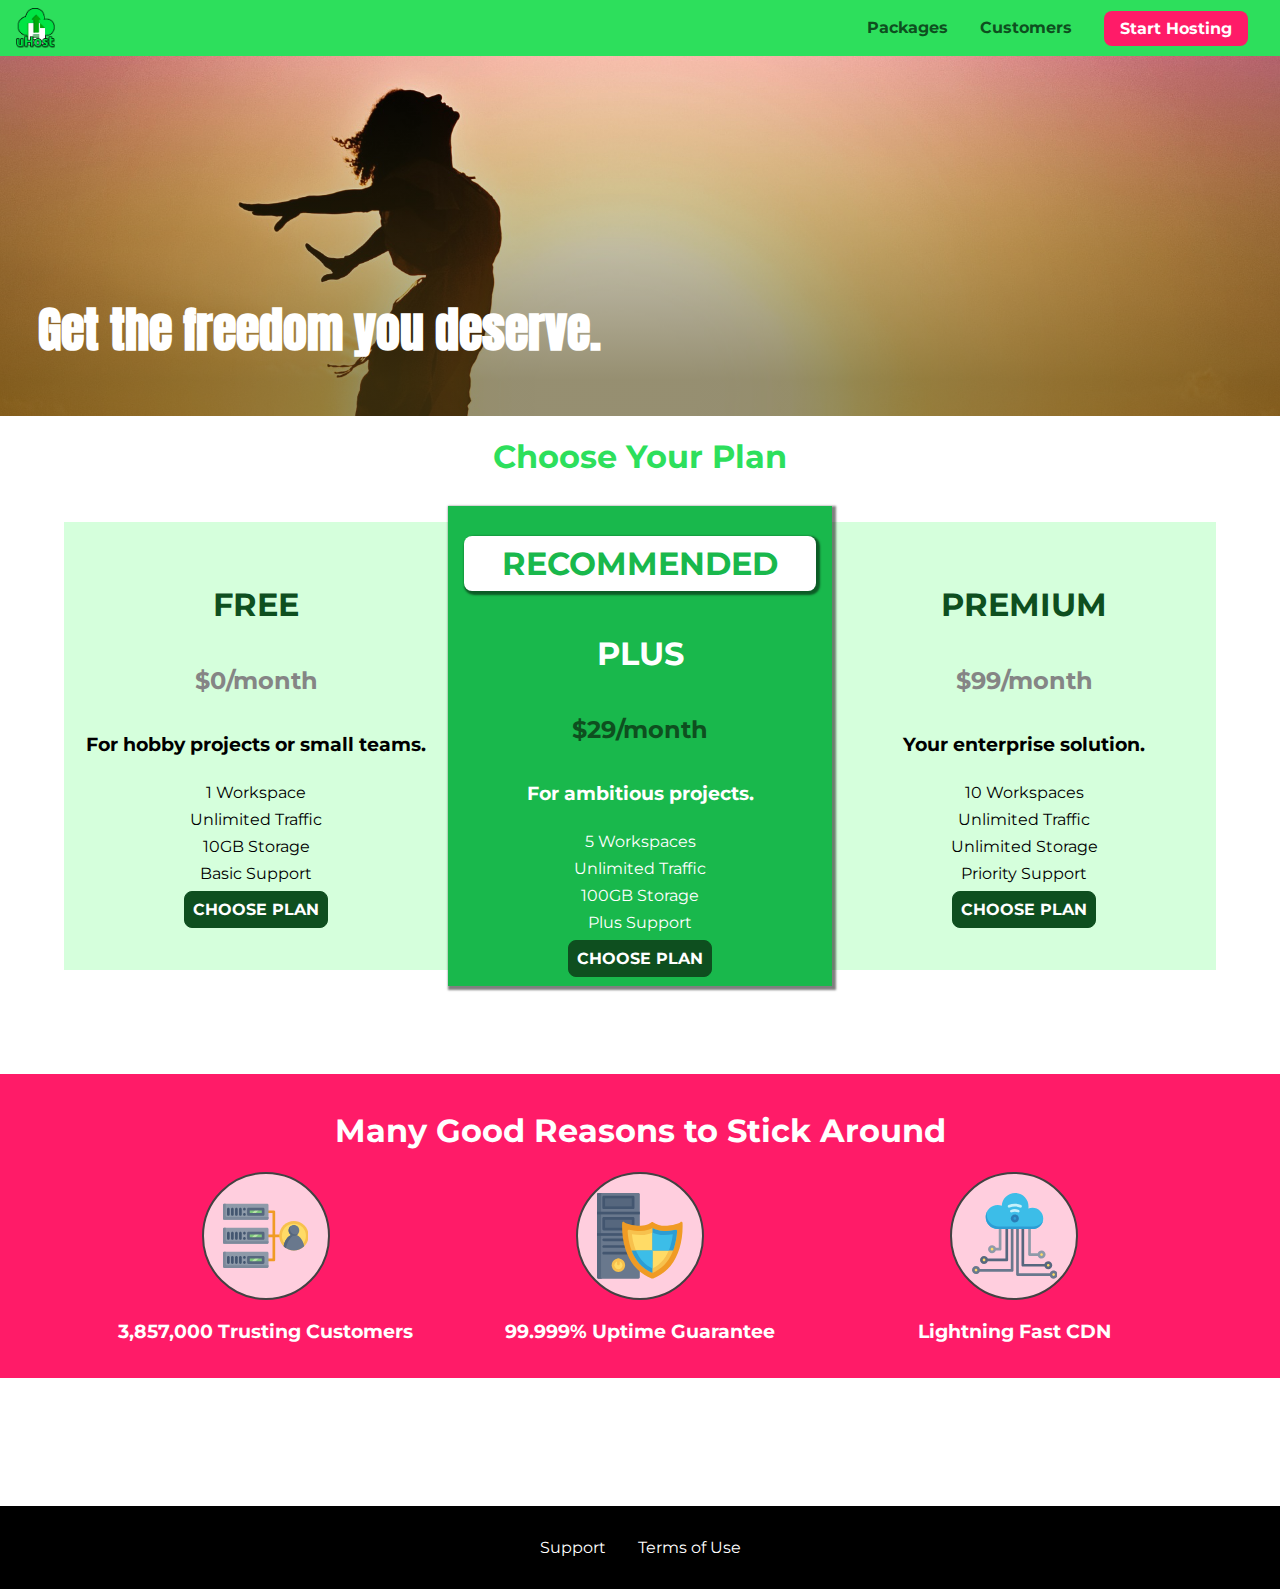
<file: index.html>
<!DOCTYPE html>
<html lang="en">

<head>
    <meta charset="UTF-8">
    <meta http-equiv="X-UA-Compatible" content="IE=edge">
    <meta name="viewport" content="width=device-width, initial-scale=1.0">
    <meta name="description" content="Product landing page using only CSS">
    <title>uhost</title>
    <link rel="preconnect" href="https://fonts.googleapis.com">
    <link rel="preconnect" href="https://fonts.gstatic.com" crossorigin>
    <link rel="stylesheet" href="shared.css">
    <link rel="stylesheet" href="styles.css">
</head>
<body>
    <div class="backdrop"></div>
    <div class="modal">
        <h1 class="modal__title">Do you want to continue?</h1>
        <div class="modal__actions">
            <a href="start-hosting/index.html" class="modal__action">Yes!</a>
            <button class="modal__action modal__action--negative" type="button">No!</button>
        </div>
    </div>
    <header class="main-header">
        <div>
            <button class="toggle-button">
                <span class="toggle-button__bar"></span>
                <span class="toggle-button__bar"></span>
                <span class="toggle-button__bar"></span>
            </button>
            <a href="index.html" class="main-header__brand">
                <img src="images/uhost-icon.png" alt="uHost">
            </a>
        </div>
        <nav class="main-nav">
            <ul class="main-nav__items">
                <li class="main-nav__item">
                    <a href="packages/index.html">Packages</a>
                </li>
                <li class="main-nav__item">
                    <a href="customers/index.html">Customers</a>
                </li>
                <li class="main-nav__item main-nav__item--cta">
                    <a href="start-hosting/index.html">Start Hosting</a>
                </li>
            </ul>
        </nav>
    </header>
    <nav class="mobile-nav">
        <ul class="mobile-nav__items">
            <li class="mobile-nav__item">
                <a href="packages/index.html">Packages</a>
            </li>
            <li class="mobile-nav__item">
                <a href="customers/index.html">Customers</a>
            </li>
            <li class="mobile-nav__item mobile-nav__item--cta">
                <a href="start-hosting/index.html">Start Hosting</a>
            </li>
        </ul>
    </nav>
    <main>
        <section id="product-overview">
            <h1>Get the freedom you deserve.</h1>
        </section>
        <section id="plans">
            <h1 class="section-title">Choose Your Plan</h1>
            <div class="plan__list">
                <article class="plan">
                    <h1 class="plan__title">FREE</h1>
                    <h2 class="plan__price">$0/month</h2>
                    <h3>For hobby projects or small teams.</h3>
                    <ul class="plan__features">
                        <li class="plan__feature">1 Workspace</li>
                        <li class="plan__feature">Unlimited Traffic</li>
                        <li class="plan__feature">10GB Storage</li>
                        <li class="plan__feature">Basic Support</li>
                    </ul>
                    <div>
                        <button class="button">CHOOSE PLAN</button>
                    </div>
                </article>
                <article class="plan plan--highlighted">
                    <h1 class="plan__annotation">RECOMMENDED</h1>
                    <h1 class="plan__title">PLUS</h1>
                    <h2 class="plan__price">$29/month</h2>
                    <h3>For ambitious projects.</h3>
                    <ul class="plan__features">
                        <li class="plan__feature">5 Workspaces</li>
                        <li class="plan__feature">Unlimited Traffic</li>
                        <li class="plan__feature">100GB Storage</li>
                        <li class="plan__feature">Plus Support</li>
                    </ul>
                    <div>
                        <button class="button">CHOOSE PLAN</button>
                    </div>
                </article>
                <article class="plan">
                    <h1 class="plan__title">PREMIUM</h1>
                    <h2 class="plan__price">$99/month</h2>
                    <h3>Your enterprise solution.</h3>
                    <ul class="plan__features">
                        <li class="plan__feature">10 Workspaces</li>
                        <li class="plan__feature">Unlimited Traffic</li>
                        <li class="plan__feature">Unlimited Storage</li>
                        <li class="plan__feature">Priority Support</li>
                    </ul>
                    <div>
                        <button class="button">CHOOSE PLAN</button>
                    </div>
                </article>
            </div>
        </section>
        <section id="key-features">
            <h1 class="section-title">Many Good Reasons to Stick Around</h1>
            <ul class="key-feature__list">
                <li class="key-feature">
                    <div class="key-feature__image">
                        <svg viewBox="0 0 512 512">
                            <path style="fill:#F09B24;" d="M344,248h-32V112c0-4.418-3.582-8-8-8h-40c-4.418,0-8,3.582-8,8s3.582,8,8,8h32v128h-32  c-4.418,0-8,3.582-8,8s3.582,8,8,8h32v128h-32c-4.418,0-8,3.582-8,8s3.582,8,8,8h40c4.418,0,8-3.582,8-8V264h32c4.418,0,8-3.582,8-8  S348.418,248,344,248z"></path>
                            <path style="fill:#8E9AA9;" d="M264,64H8c-4.418,0-8,3.582-8,8v80c0,4.418,3.582,8,8,8h256c4.418,0,8-3.582,8-8V72  C272,67.582,268.418,64,264,64z"></path>
                            <path style="fill:#7C899B;" d="M24,144c-4.418,0-8-3.582-8-8V64H8c-4.418,0-8,3.582-8,8v80c0,4.418,3.582,8,8,8h256  c4.418,0,8-3.582,8-8v-8H24z"></path>
                            <rect x="152" y="96" style="fill:#B8E3A8;" width="88" height="32"></rect>
                            <g>
                                <polygon style="fill:#7EC97D;" points="152,96 152,128 166,128 198,96  "></polygon>
                                <polygon style="fill:#7EC97D;" points="220,96 188,128 240,128 240,96  "></polygon>
                            </g>
                            <path style="fill:#56677E;" d="M240,136h-88c-4.418,0-8-3.582-8-8V96c0-4.418,3.582-8,8-8h88c4.418,0,8,3.582,8,8v32  C248,132.418,244.418,136,240,136z M160,120h72v-16h-72V120z"></path>
                            <g>
                                <path style="fill:#435670;" d="M32,136c-4.418,0-8-3.582-8-8V96c0-4.418,3.582-8,8-8s8,3.582,8,8v32C40,132.418,36.418,136,32,136z   "></path>
                                <path style="fill:#435670;" d="M56,136c-4.418,0-8-3.582-8-8V96c0-4.418,3.582-8,8-8s8,3.582,8,8v32C64,132.418,60.418,136,56,136z   "></path>
                                <path style="fill:#435670;" d="M80,136c-4.418,0-8-3.582-8-8V96c0-4.418,3.582-8,8-8s8,3.582,8,8v32C88,132.418,84.418,136,80,136z   "></path>
                                <path style="fill:#435670;" d="M104,136c-4.418,0-8-3.582-8-8V96c0-4.418,3.582-8,8-8s8,3.582,8,8v32   C112,132.418,108.418,136,104,136z"></path>
                                <path style="fill:#435670;" d="M128,105c-4.418,0-8-3.582-8-8v-1c0-4.418,3.582-8,8-8s8,3.582,8,8v1   C136,101.418,132.418,105,128,105z"></path>
                                <path style="fill:#435670;" d="M128,136c-4.418,0-8-3.582-8-8v-1c0-4.418,3.582-8,8-8s8,3.582,8,8v1   C136,132.418,132.418,136,128,136z"></path>
                            </g>
                            <path style="fill:#8E9AA9;" d="M264,208H8c-4.418,0-8,3.582-8,8v80c0,4.418,3.582,8,8,8h256c4.418,0,8-3.582,8-8v-80  C272,211.582,268.418,208,264,208z"></path>
                            <path style="fill:#7C899B;" d="M24,288c-4.418,0-8-3.582-8-8v-72H8c-4.418,0-8,3.582-8,8v80c0,4.418,3.582,8,8,8h256  c4.418,0,8-3.582,8-8v-8H24z"></path>
                            <rect x="152" y="240" style="fill:#B8E3A8;" width="88" height="32"></rect>
                            <g>
                                <polygon style="fill:#7EC97D;" points="152,240 152,272 166,272 198,240  "></polygon>
                                <polygon style="fill:#7EC97D;" points="220,240 188,272 240,272 240,240  "></polygon>
                            </g>
                            <path style="fill:#56677E;" d="M240,280h-88c-4.418,0-8-3.582-8-8v-32c0-4.418,3.582-8,8-8h88c4.418,0,8,3.582,8,8v32  C248,276.418,244.418,280,240,280z M160,264h72v-16h-72V264z"></path>
                            <g>
                                <path style="fill:#435670;" d="M32,280c-4.418,0-8-3.582-8-8v-32c0-4.418,3.582-8,8-8s8,3.582,8,8v32C40,276.418,36.418,280,32,280   z"></path>
                                <path style="fill:#435670;" d="M56,280c-4.418,0-8-3.582-8-8v-32c0-4.418,3.582-8,8-8s8,3.582,8,8v32C64,276.418,60.418,280,56,280   z"></path>
                                <path style="fill:#435670;" d="M80,280c-4.418,0-8-3.582-8-8v-32c0-4.418,3.582-8,8-8s8,3.582,8,8v32C88,276.418,84.418,280,80,280   z"></path>
                                <path style="fill:#435670;" d="M104,280c-4.418,0-8-3.582-8-8v-32c0-4.418,3.582-8,8-8s8,3.582,8,8v32   C112,276.418,108.418,280,104,280z"></path>
                                <path style="fill:#435670;" d="M128,249c-4.418,0-8-3.582-8-8v-1c0-4.418,3.582-8,8-8s8,3.582,8,8v1   C136,245.418,132.418,249,128,249z"></path>
                                <path style="fill:#435670;" d="M128,280c-4.418,0-8-3.582-8-8v-1c0-4.418,3.582-8,8-8s8,3.582,8,8v1   C136,276.418,132.418,280,128,280z"></path>
                            </g>
                            <path style="fill:#8E9AA9;" d="M264,352H8c-4.418,0-8,3.582-8,8v80c0,4.418,3.582,8,8,8h256c4.418,0,8-3.582,8-8v-80  C272,355.582,268.418,352,264,352z"></path>
                            <path style="fill:#7C899B;" d="M24,432c-4.418,0-8-3.582-8-8v-72H8c-4.418,0-8,3.582-8,8v80c0,4.418,3.582,8,8,8h256  c4.418,0,8-3.582,8-8v-8H24z"></path>
                            <rect x="152" y="384" style="fill:#B8E3A8;" width="88" height="32"></rect>
                            <g>
                                <polygon style="fill:#7EC97D;" points="152,384 152,416 166,416 198,384  "></polygon>
                                <polygon style="fill:#7EC97D;" points="220,384 188,416 240,416 240,384  "></polygon>
                            </g>
                            <path style="fill:#56677E;" d="M240,424h-88c-4.418,0-8-3.582-8-8v-32c0-4.418,3.582-8,8-8h88c4.418,0,8,3.582,8,8v32  C248,420.418,244.418,424,240,424z M160,408h72v-16h-72V408z"></path>
                            <g>
                                <path style="fill:#435670;" d="M32,424c-4.418,0-8-3.582-8-8v-32c0-4.418,3.582-8,8-8s8,3.582,8,8v32C40,420.418,36.418,424,32,424   z"></path>
                                <path style="fill:#435670;" d="M56,424c-4.418,0-8-3.582-8-8v-32c0-4.418,3.582-8,8-8s8,3.582,8,8v32C64,420.418,60.418,424,56,424   z"></path>
                                <path style="fill:#435670;" d="M80,424c-4.418,0-8-3.582-8-8v-32c0-4.418,3.582-8,8-8s8,3.582,8,8v32C88,420.418,84.418,424,80,424   z"></path>
                                <path style="fill:#435670;" d="M104,424c-4.418,0-8-3.582-8-8v-32c0-4.418,3.582-8,8-8s8,3.582,8,8v32   C112,420.418,108.418,424,104,424z"></path>
                                <path style="fill:#435670;" d="M128,393c-4.418,0-8-3.582-8-8v-1c0-4.418,3.582-8,8-8s8,3.582,8,8v1   C136,389.418,132.418,393,128,393z"></path>
                                <path style="fill:#435670;" d="M128,424c-4.418,0-8-3.582-8-8v-1c0-4.418,3.582-8,8-8s8,3.582,8,8v1   C136,420.418,132.418,424,128,424z"></path>
                            </g>
                            <path style="fill:#F7C14D;" d="M424,168c-48.523,0-88,39.477-88,88s39.477,88,88,88s88-39.477,88-88S472.523,168,424,168z"></path>
                            <path style="fill:#FFDB66;" d="M424,184c-39.701,0-72,32.299-72,72s32.299,72,72,72s72-32.299,72-72S463.701,184,424,184z"></path>
                            <path style="fill:#69788D;" d="M484.893,314.16C476.393,274.588,451.922,248,424,248s-52.393,26.588-60.893,66.16  c-0.605,2.82,0.354,5.749,2.511,7.664C381.731,336.124,402.465,344,424,344s42.269-7.876,58.381-22.176  C484.539,319.909,485.498,316.98,484.893,314.16z"></path>
                            <path style="fill:#56677E;" d="M434.053,249.171C430.768,248.403,427.411,248,424,248c-27.922,0-52.393,26.588-60.893,66.16  c-0.605,2.82,0.354,5.749,2.511,7.664c3.383,3.002,6.979,5.703,10.734,8.125C384.904,286.243,407.373,255.378,434.053,249.171z"></path>
                            <path style="fill:#69788D;" d="M424,192c-17.645,0-32,14.355-32,32s14.355,32,32,32s32-14.355,32-32S441.645,192,424,192z"></path>
                            <path style="fill:#56677E;" d="M432,248c-17.645,0-32-14.355-32-32c0-6.783,2.128-13.076,5.742-18.258  C397.444,203.53,392,213.138,392,224c0,17.645,14.355,32,32,32c10.862,0,20.471-5.444,26.258-13.742  C445.076,245.872,438.783,248,432,248z"></path>

                        </svg>
                    </div>
                    <p class="key-feature__description">3,857,000 Trusting Customers</p>
                </li>
                <li class="key-feature">
                    <div class="key-feature__image">
                        <svg viewBox="0 0 512 512">
                            <path style="fill:#69788D;" d="M248,0H8C3.582,0,0,3.582,0,8v496c0,4.418,3.582,8,8,8h240c4.418,0,8-3.582,8-8V8  C256,3.582,252.418,0,248,0z"></path>
                            <path style="fill:#56677E;" d="M24,504V8c0-4.418,3.582-8,8-8H8C3.582,0,0,3.582,0,8v496c0,4.418,3.582,8,8,8h24  C27.582,512,24,508.418,24,504z"></path>
                            <g>
                                <rect x="0" y="112" style="fill:#435670;" width="256" height="16"></rect>
                                <rect x="0" y="240" style="fill:#435670;" width="256" height="16"></rect>
                            </g>
                            <path style="fill:#F7C14D;" d="M128,392c-22.056,0-40,17.944-40,40s17.944,40,40,40s40-17.944,40-40S150.056,392,128,392z"></path>
                            <path style="fill:#FFDB66;" d="M128,408c-13.233,0-24,10.767-24,24s10.767,24,24,24s24-10.767,24-24S141.233,408,128,408z"></path>
                            <path style="fill:#F7C14D;" d="M128,392c-2.739,0-5.414,0.278-8,0.805V424c0,4.418,3.582,8,8,8c4.418,0,8-3.582,8-8v-31.195  C133.414,392.278,130.739,392,128,392z"></path>
                            <g>
                                <path style="fill:#435670;" d="M216,288H40c-4.418,0-8-3.582-8-8s3.582-8,8-8h176c4.418,0,8,3.582,8,8S220.418,288,216,288z"></path>
                                <path style="fill:#435670;" d="M216,328H40c-4.418,0-8-3.582-8-8s3.582-8,8-8h176c4.418,0,8,3.582,8,8S220.418,328,216,328z"></path>
                                <path style="fill:#435670;" d="M216,368H40c-4.418,0-8-3.582-8-8s3.582-8,8-8h176c4.418,0,8,3.582,8,8S220.418,368,216,368z"></path>
                                <path style="fill:#435670;" d="M216,16H40c-4.418,0-8,3.582-8,8v64c0,4.418,3.582,8,8,8h176c4.418,0,8-3.582,8-8V24   C224,19.582,220.418,16,216,16z"></path>
                            </g>
                            <rect x="48" y="32" style="fill:#56677E;" width="160" height="48"></rect>
                            <path style="fill:#435670;" d="M216,144H40c-4.418,0-8,3.582-8,8v64c0,4.418,3.582,8,8,8h176c4.418,0,8-3.582,8-8v-64  C224,147.582,220.418,144,216,144z"></path>
                            <rect x="48" y="160" style="fill:#56677E;" width="160" height="48"></rect>
                            <path style="fill:#F09B24;" d="M511.747,180.237c-0.194-6.537-8.107-10.107-13.135-5.894c-5.6,4.693-42.904,21.282-98.514,21.282  c-33.45,0-64.625-20.999-64.929-21.206c-2.9-1.991-6.764-1.85-9.512,0.346c-2.677,2.135-27.201,20.86-63.793,20.86  c-55.607,0-92.914-16.589-98.515-21.282c-5.028-4.211-12.941-0.645-13.135,5.894c-1.634,54.834,4.655,105.941,18.693,151.903  c12.096,39.604,29.759,74.047,52.497,102.373c27.538,34.304,62.743,59.882,104.66,76.045c3.069,1.918,6.757,1.921,9.83,0  c41.917-16.163,77.122-41.741,104.66-76.045c22.738-28.326,40.401-62.77,52.497-102.373  C507.092,286.179,513.381,235.071,511.747,180.237z"></path>
                            <path style="fill:#F7C14D;" d="M476.21,221.226c-1.953-1.631-4.568-2.235-7.036-1.628c-21.686,5.327-44.926,8.028-69.075,8.028  c-25.926,0-49.633-8.975-64.955-16.504c-2.307-1.134-5.016-1.091-7.284,0.116c-14.059,7.477-36.919,16.388-65.994,16.388  c-24.153,0-47.394-2.701-69.075-8.028c-5.155-1.268-10.221,2.966-9.894,8.261c2.077,33.693,7.668,65.635,16.616,94.935  c22.774,74.565,66.139,126.334,128.888,153.868c2.032,0.891,4.397,0.891,6.43,0c61.777-27.107,104.716-78.876,127.62-153.868  c8.948-29.3,14.539-61.241,16.616-94.935C479.224,225.319,478.163,222.856,476.21,221.226z"></path>
                            <path style="fill:#FFDB66;" d="M331.609,451.727c-52.604-25.289-89.304-70.987-109.144-135.944  c-6.532-21.39-11.162-44.336-13.82-68.447c17.133,2.852,34.952,4.291,53.22,4.291c29.394,0,53.376-7.793,69.978-15.561  c17.44,7.736,41.656,15.561,68.256,15.561c18.267,0,36.085-1.439,53.219-4.291c-2.659,24.112-7.288,47.06-13.82,68.448  C419.545,381.108,383.27,426.805,331.609,451.727z"></path>
                            <g>
                                <path style="fill:#2C9DD4;" d="M479.066,227.858c0.157-2.539-0.903-5.002-2.856-6.633s-4.568-2.235-7.036-1.628   c-21.686,5.327-44.926,8.028-69.075,8.028c-25.926,0-49.633-8.975-64.955-16.504c-1.057-0.52-2.2-0.78-3.345-0.806l-0.072,133.351   h123.601c2.556-6.746,4.933-13.702,7.123-20.874C471.398,293.493,476.989,261.552,479.066,227.858z"></path>
                                <path style="fill:#2C9DD4;" d="M206.658,343.667c24.153,63.42,65.028,108.108,121.743,132.995c1.031,0.452,2.147,0.673,3.263,0.666   l0.063-133.661H206.658z"></path>
                            </g>
                            <g>
                                <path style="fill:#3CBDE8;" d="M439.497,315.783c6.532-21.389,11.161-44.336,13.82-68.448c-17.134,2.852-34.952,4.291-53.219,4.291   c-26.6,0-50.815-7.824-68.256-15.561l-0.116,107.601h97.758C433.179,334.807,436.524,325.518,439.497,315.783z"></path>
                                <path style="fill:#3CBDE8;" d="M232.523,343.667c21.144,50.298,54.363,86.56,99.087,108.06l0.117-108.06H232.523z"></path>
                            </g>
                        </svg>
                    </div>
                    <p class="key-feature__description">99.999% Uptime Guarantee</p>
                </li>
                <li class="key-feature">
                    <div class="key-feature__image">
                        <svg viewBox="0 0 512 512">
                            <path style="fill:#8E9AA9;" d="M168,200c-4.418,0-8,3.582-8,8v120h-17.376c-3.302-9.311-12.194-16-22.624-16  c-13.234,0-24,10.767-24,24s10.766,24,24,24c10.429,0,19.321-6.689,22.624-16H168c4.418,0,8-3.582,8-8V208  C176,203.582,172.418,200,168,200z"></path>
                            <path style="fill:#FFDB66;" d="M120,328c-4.411,0-8,3.589-8,8s3.589,8,8,8s8-3.589,8-8S124.411,328,120,328z"></path>
                            <path style="fill:#56677E;" d="M208,200c-4.418,0-8,3.582-8,8v184H94.624C91.322,382.689,82.43,376,72,376  c-13.234,0-24,10.767-24,24s10.766,24,24,24c10.429,0,19.321-6.689,22.624-16H208c4.418,0,8-3.582,8-8V208  C216,203.582,212.418,200,208,200z"></path>
                            <path style="fill:#FFDB66;" d="M72,392c-4.411,0-8,3.589-8,8s3.589,8,8,8s8-3.589,8-8S76.411,392,72,392z"></path>
                            <path style="fill:#69788D;" d="M240,208c-4.418,0-8,3.582-8,8v239H47.24c-2.671-10.34-12.078-18-23.24-18c-13.234,0-24,10.767-24,24  s10.766,24,24,24c9.666,0,18.009-5.747,21.809-14H240c4.418,0,8-3.582,8-8V216C248,211.582,244.418,208,240,208z"></path>
                            <path style="fill:#FFDB66;" d="M24,453c-4.411,0-8,3.589-8,8s3.589,8,8,8s8-3.589,8-8S28.411,453,24,453z"></path>
                            <path style="fill:#69788D;" d="M488,464c-10.429,0-19.321,6.689-22.624,16H280V208c0-4.418-3.582-8-8-8s-8,3.582-8,8v280  c0,4.418,3.582,8,8,8h193.376c3.302,9.311,12.194,16,22.624,16c13.234,0,24-10.767,24-24S501.234,464,488,464z"></path>
                            <path style="fill:#FFDB66;" d="M488,480c-4.411,0-8,3.589-8,8s3.589,8,8,8s8-3.589,8-8S492.411,480,488,480z"></path>
                            <path style="fill:#56677E;" d="M456,408c-10.429,0-19.321,6.689-22.624,16H312V208c0-4.418-3.582-8-8-8s-8,3.582-8,8v224  c0,4.418,3.582,8,8,8h129.376c3.302,9.311,12.194,16,22.624,16c13.234,0,24-10.767,24-24S469.234,408,456,408z"></path>
                            <path style="fill:#FFDB66;" d="M456,424c-4.411,0-8,3.589-8,8s3.589,8,8,8s8-3.589,8-8S460.411,424,456,424z"></path>
                            <path style="fill:#8E9AA9;" d="M416,344c-10.429,0-19.321,6.689-22.624,16H352V208c0-4.418-3.582-8-8-8s-8,3.582-8,8v160  c0,4.418,3.582,8,8,8h49.376c3.302,9.311,12.194,16,22.624,16c13.234,0,24-10.767,24-24S429.234,344,416,344z"></path>
                            <path style="fill:#FFDB66;" d="M416,360c-4.411,0-8,3.589-8,8s3.589,8,8,8s8-3.589,8-8S420.411,360,416,360z"></path>
                            <path style="fill:#3CBDE8;" d="M362,88c-8.741,0-17.231,1.751-25.06,5.085C337.646,88.797,338,84.43,338,80  c0-44.112-35.888-80-80-80c-42.823,0-77.895,33.816-79.909,76.149C170.393,73.415,162.244,72,154,72c-39.701,0-72,32.299-72,72  s32.299,72,72,72h208c35.29,0,64-28.71,64-64S397.29,88,362,88z"></path>
                            <path style="fill:#2C9DD4;" d="M368,200H160c-39.701,0-72-32.299-72-72c0-5.863,0.721-11.559,2.05-17.019  C84.918,120.88,82,132.102,82,144c0,39.701,32.299,72,72,72h208c30.389,0,55.88-21.296,62.379-49.743  C413.565,186.327,392.352,200,368,200z"></path>
                            <path style="fill:#2A7DB5;" d="M256,128c-13.234,0-24,10.767-24,24s10.766,24,24,24c13.233,0,24-10.767,24-24S269.233,128,256,128z"></path>
                            <path style="fill:#2C9DD4;" d="M256,144c-4.411,0-8,3.589-8,8s3.589,8,8,8c4.411,0,8-3.589,8-8S260.411,144,256,144z"></path>
                            <g>
                                <path style="fill:#C5F1FA;" d="M221.755,87.695c-2.994,0-5.864-1.688-7.233-4.572c-1.894-3.991-0.194-8.763,3.798-10.657   C230.157,66.849,242.834,64,256,64c13.166,0,25.844,2.849,37.68,8.466c3.992,1.895,5.692,6.666,3.798,10.657   s-6.666,5.692-10.657,3.798C277.144,82.328,266.774,80,256,80c-10.774,0-21.144,2.328-30.821,6.921   C224.072,87.446,222.904,87.695,221.755,87.695z"></path>
                                <path style="fill:#C5F1FA;" d="M276.545,116.618c-1.148,0-2.316-0.249-3.424-0.774C267.745,113.293,261.985,112,256,112   c-5.985,0-11.745,1.293-17.121,3.844c-3.991,1.895-8.763,0.192-10.657-3.798c-1.894-3.992-0.193-8.764,3.798-10.657   C239.557,97.813,247.625,96,256,96c8.376,0,16.444,1.813,23.98,5.389c3.991,1.894,5.692,6.665,3.798,10.657   C282.41,114.93,279.539,116.618,276.545,116.618z"></path>
                            </g>

                        </svg>
                    </div>
                    <p class="key-feature__description">Lightning Fast CDN</p>
                </li>
            </ul>
        </section>
    </main>


    <footer class="main-footer">
        <nav>
            <ul class="main-footer__links">
                <li class="main-footer__link">
                    <a href="#">Support</a>
                </li>
                <li class="main-footer__link">
                    <a href="#">Terms of Use</a>
                </li>
            </ul>
        </nav>
    </footer>
    <script src="shared.js"></script>
</body>

</html>
</file>
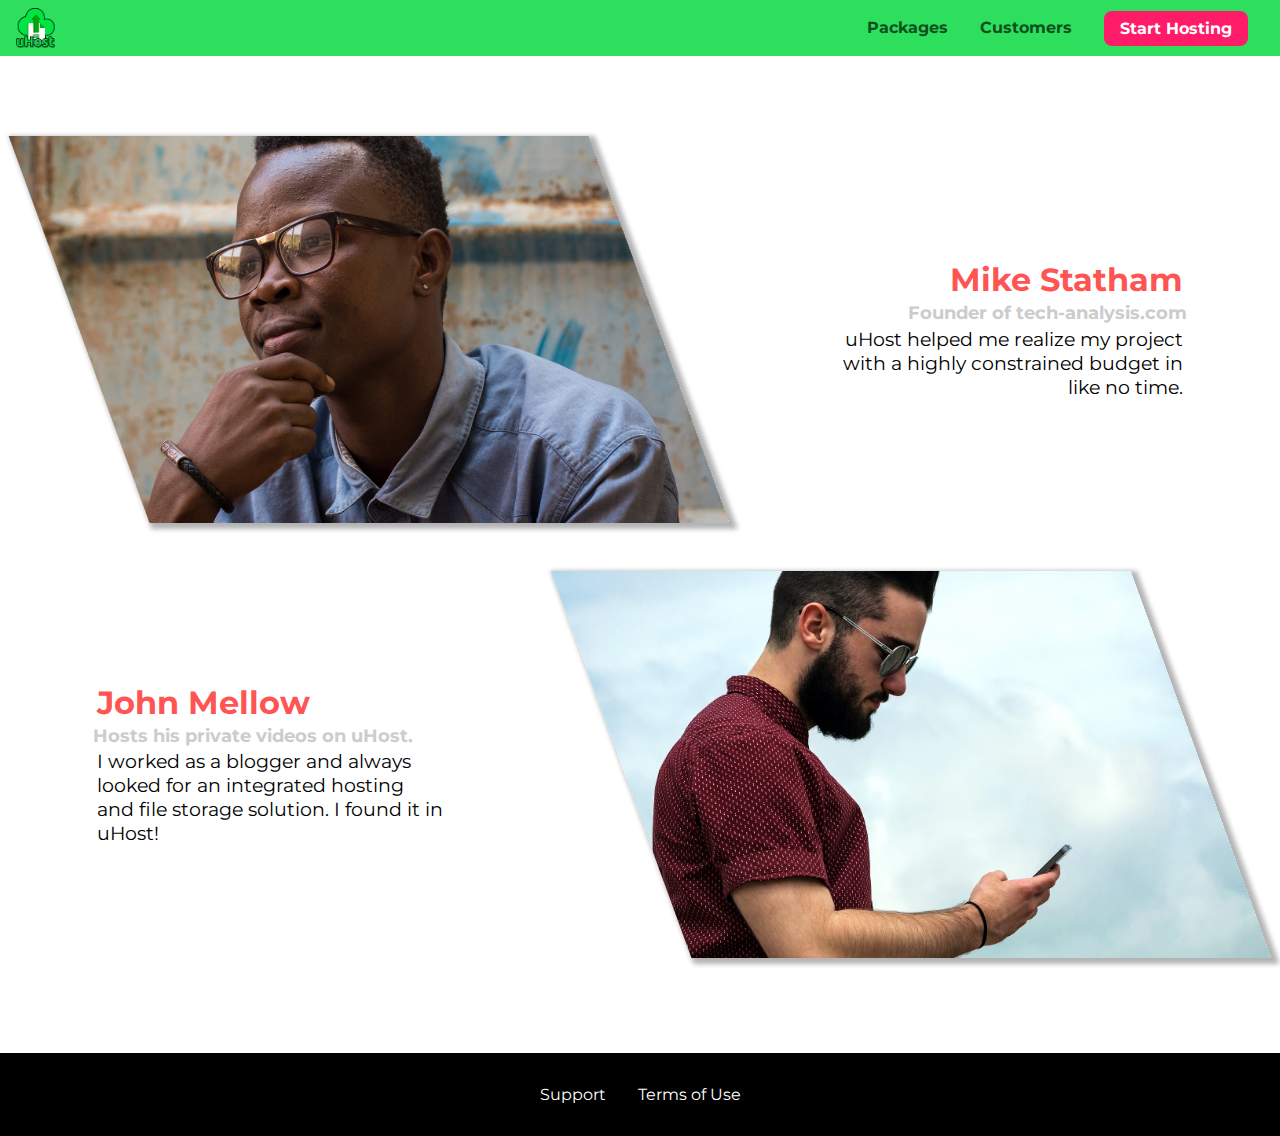
<file: customers/index.html>
<!DOCTYPE html>
<html lang="en">

<head>
    <meta charset="UTF-8">
    <meta name="viewport" content="width=device-width, initial-scale=1.0">
    <meta http-equiv="X-UA-Compatible" content="ie=edge">
    <title>uHost Customers</title>
    <link rel="shortcut icon" href="../favicon.png">
    <link rel="stylesheet" href="../shared.css">
    <link rel="stylesheet" href="customers.css">
</head>

<body>
    <div class="backdrop"></div>
        <header class="main-header">
            <div>
                <button class="toggle-button">
                    <span class="toggle-button__bar"></span>
                    <span class="toggle-button__bar"></span>
                    <span class="toggle-button__bar"></span>
                </button>
                <a href="../index.html" class="main-header__brand">
                    <img src="../images/uhost-icon.png" alt="uHost">
                </a>
            </div>
            <nav class="main-nav">
                <ul class="main-nav__items">
                    <li class="main-nav__item">
                        <a href="../packages/index.html">Packages</a>
                    </li>
                    <li class="main-nav__item">
                        <a href="customers/index.html">Customers</a>
                    </li>
                    <li class="main-nav__item main-nav__item--cta">
                        <a href="../start-hosting/index.html">Start Hosting</a>
                    </li>
                </ul>
            </nav>
        </header>
        <nav class="mobile-nav">
            <ul class="mobile-nav__items">
                <li class="mobile-nav__item">
                    <a href="../packages/index.html">Packages</a>
                </li>
                <li class="mobile-nav__item">
                    <a href="index.html">Customers</a>
                </li>
                <li class="mobile-nav__item mobile-nav__item--cta">
                    <a href="../start-hosting/index.html">Start Hosting</a>
                </li>
            </ul>
        </nav>
    <main>
        <div>
            <div class="testimonial" id="customer-1">
                <div class="testimonial__image-container">
                    <img src="../images/customer-1.jpg" alt="Mike Statham - Customer" class="testimonial__image">
                </div>
                <div class="testimonial__info">
                    <h1 class="testimonial__name">Mike Statham</h1>
                    <h2 class="testimonial__subtitle">Founder of
                        <a href="tech-analysis.com">tech-analysis.com</a>
                    </h2>
                    <p class="testimonial__text">uHost helped me realize my project with a highly constrained budget in like no time.</p>
                </div>
            </div>
            <div class="testimonial" id="customer-2">

                <div class="testimonial__info">
                    <h1 class="testimonial__name">John Mellow</h1>
                    <h2 class="testimonial__subtitle">Hosts his private videos on uHost.
                    </h2>
                    <p class="testimonial__text">I worked as a blogger and always looked for an integrated hosting and file storage solution. I found
                        it in uHost!
                    </p>
                </div>
                <div class="testimonial__image-container">
                    <img src="../images/customer-2.jpg" alt="John Mellow - Customer" class="testimonial__image">
                </div>
            </div>
        </div>
    </main>
    <footer class="main-footer">
        <nav>
            <ul class="main-footer__links">
                <li class="main-footer__link">
                    <a href="#">Support</a>
                </li>
                <li class="main-footer__link">
                    <a href="#">Terms of Use</a>
                </li>
            </ul>
        </nav>
    </footer>
    <script src="../shared.js"></script>
</body>
</html>
</file>
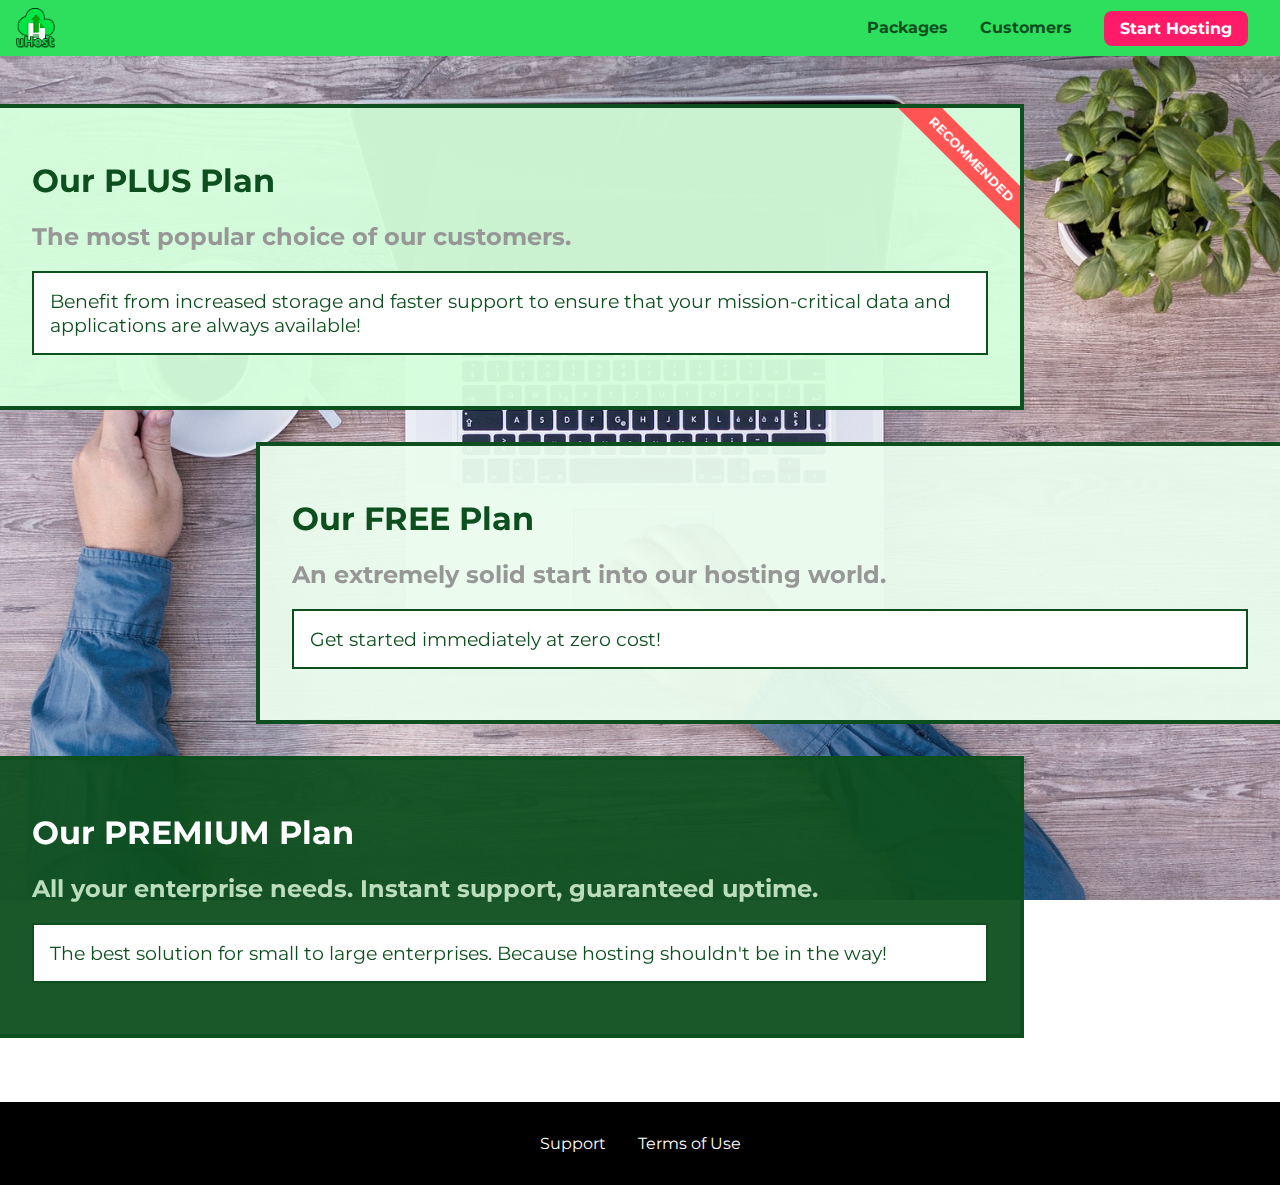
<file: packages/index.html>
<!DOCTYPE html>
<html lang="en">

<head>
    <meta charset="UTF-8">
    <meta http-equiv="X-UA-Compatible" content="IE=edge">
    <meta name="viewport" content="width=device-width, initial-scale=1.0">
    <title>uhost</title>
    <link rel="shortcut icon" href="favicon.png">
    <link rel="stylesheet" href="../shared.css">
    <link rel="stylesheet" href="packages.css">
</head>

<body>
    <div class="backdrop"></div>
    <div class="background"></div>
    <header class="main-header">
        <div>
            <button class="toggle-button">
                <span class="toggle-button__bar"></span>
                <span class="toggle-button__bar"></span>
                <span class="toggle-button__bar"></span>
            </button>
            <a href="../index.html" class="main-header__brand">
                <img src="../images/uhost-icon.png" alt="uHost">
            </a>
        </div>
        <nav class="main-nav">
            <ul class="main-nav__items">
                <li class="main-nav__item">
                    <a href="index.html">Packages</a>
                </li>
                <li class="main-nav__item">
                    <a href="../customers/index.html">Customers</a>
                </li>
                <li class="main-nav__item main-nav__item--cta">
                    <a href="../start-hosting/index.html">Start Hosting</a>
                </li>
            </ul>
        </nav>
    </header>
    <nav class="mobile-nav">
        <ul class="mobile-nav__items">
            <li class="mobile-nav__item">
                <a href="index.html">Packages</a>
            </li>
            <li class="mobile-nav__item">
                <a href="../customers/index.html">Customers</a>
            </li>
            <li class="mobile-nav__item mobile-nav__item--cta">
                <a href="../start-hosting/index.html">Start Hosting</a>
            </li>
        </ul>
    </nav>
    <main>
        <section class="plans-info" id="plus">
            <a href="#">
                <h1 class="plans-info__heading">Our PLUS Plan</h1>
                <h2 class="plans-info__badge">RECOMMENDED</h2>
                <h2 class="plans-info__subheading">The most popular choice of our customers.</h2>
                <p class="plans-info__description">Benefit from increased storage and faster support to ensure that your
                    mission-critical data and applications
                    are always available!</p>
            </a>
        </section>
        <section class="plans-info" id="free">
            <a href="#">
                <h1 class="plans-info__heading">Our FREE Plan</h1>
                <h2 class="plans-info__subheading">An extremely solid start into our hosting world.</h2>
                <p class="plans-info__description">Get started immediately at zero cost!</p>
            </a>
        </section>
        <div class="clearfix">

        </div>
        <section class="plans-info" id="premium">
            <a href="#">
                <h1 class="plans-info__heading">Our PREMIUM Plan</h1>
                <h2 class="plans-info__subheading">All your enterprise needs. Instant support, guaranteed uptime. </h2>
                <p class="plans-info__description">The best solution for small to large enterprises. Because hosting
                    shouldn't be in the way!</p>
            </a>
        </section>
    </main>


    <footer class="main-footer">
        <nav>
            <ul class="main-footer__links">
                <li class="main-footer__link">
                    <a href="#">Support</a>
                </li>
                <li class="main-footer__link">
                    <a href="#">Terms of Use</a>
                </li>
            </ul>
        </nav>
    </footer>
    <script src="../shared.js"></script>
</body>

</html>
</file>
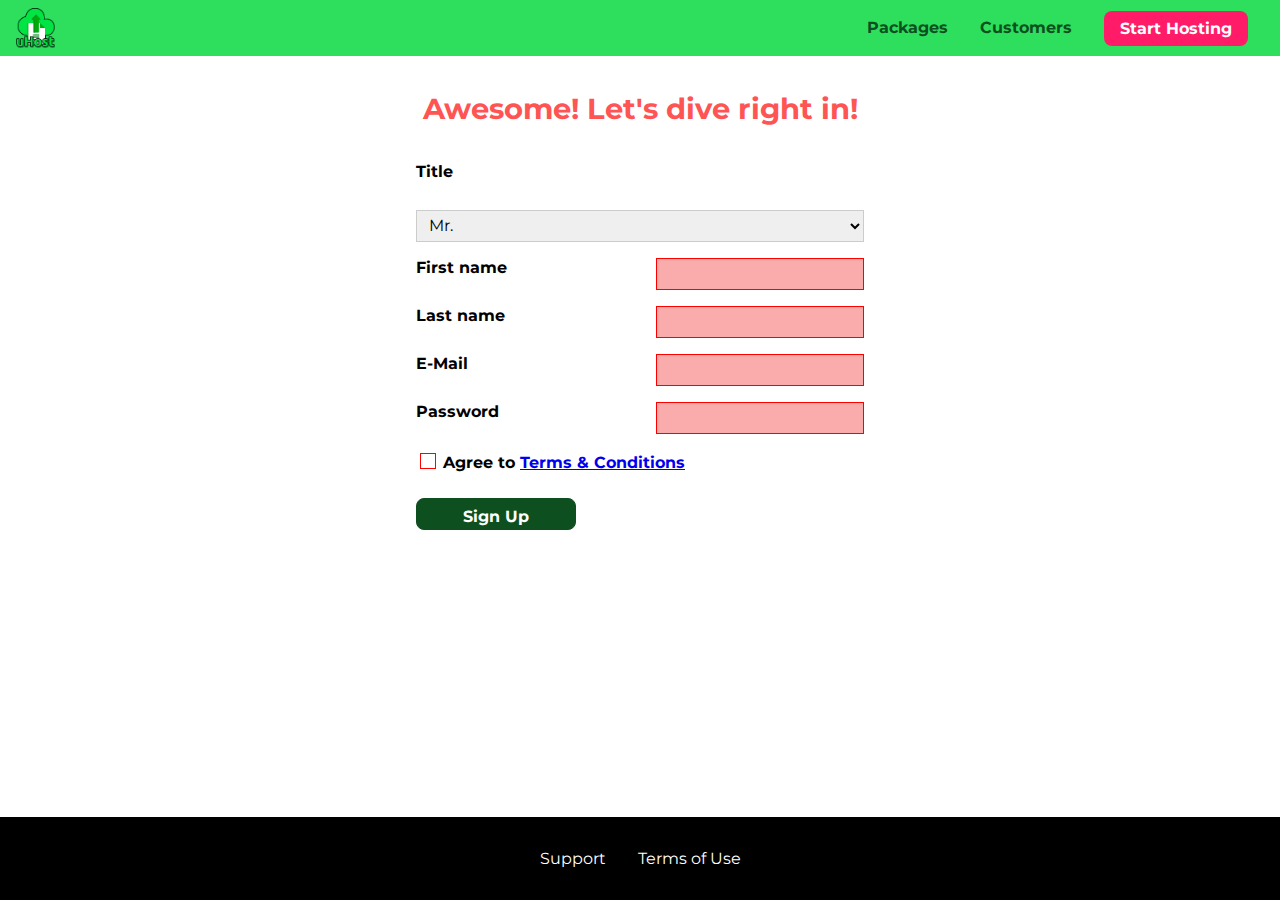
<file: start-hosting/index.html>
<html lang="en"><head>
    <meta charset="UTF-8">
    <meta name="viewport" content="width=device-width, initial-scale=1.0">
    <meta http-equiv="X-UA-Compatible" content="ie=edge">
    <title>uHost Signup</title>
    <link rel="shortcut icon" href="../favicon.png">
    <link rel="stylesheet" href="../shared.css">
    <link rel="stylesheet" href="start-hosting.css">
</head>

<body>
    <div class="backdrop"></div>
    <header class="main-header">
        <div>
            <button class="toggle-button">
                <span class="toggle-button__bar"></span>
                <span class="toggle-button__bar"></span>
                <span class="toggle-button__bar"></span>
            </button>
            <a href="../index.html" class="main-header__brand">
                <img src="../images/uhost-icon.png" alt="uHost - Your favorite hosting company">
            </a>
        </div>
        <nav class="main-nav">
            <ul class="main-nav__items">
                <li class="main-nav__item">
                    <a href="../packages/index.html">Packages</a>
                </li>
                <li class="main-nav__item">
                    <a href="../customers/index.html">Customers</a>
                </li>
                <li class="main-nav__item main-nav__item--cta">
                    <a href="index.html">Start Hosting</a>
                </li>
            </ul>
        </nav>
    </header>
    <nav class="mobile-nav">
        <ul class="mobile-nav__items">
            <li class="mobile-nav__item">
                <a href="../packages/index.html">Packages</a>
            </li>
            <li class="mobile-nav__item">
                <a href="../customers/index.html">Customers</a>
            </li>
            <li class="mobile-nav__item mobile-nav__item--cta">
                <a href="index.html">Start Hosting</a>
            </li>
        </ul>
    </nav>
    <main class="signup-page">
        <h1 class="signup-title">Awesome! Let's dive right in!</h1>
        <form action="index.html" class="signup-form">
                <label for="title">Title</label>
                <select id="title">
                <option value="mr">Mr.</option>
                <option value="ms">Ms.</option>
            </select>
            <label for="first-name">First name</label>
            <input type="text" id="first-name" required>
            <label for="last-name">Last name</label>
            <input type="text" id="last-name" required>
            <label for="email">E-Mail</label>
            <input type="email" id="email" required>
            <label for="password">Password</label>
            <input type="password" id="password" required>
            <div class="signup-form__checkbox">
                <input type="checkbox" id="agree-terms" required>
            <label for="agree-terms">Agree to
                <a href="#">Terms &amp; Conditions</a>
            </label>
            </div>
            
            <button type="submit" class="button" >Sign Up</button>
        </form>
    </main>
    <footer class="main-footer">
        <nav>
            <ul class="main-footer__links">
                <li class="main-footer__link">
                    <a href="#">Support</a>
                </li>
                <li class="main-footer__link">
                    <a href="#">Terms of Use</a>
                </li>
            </ul>
        </nav>
    </footer>
    <script src="../shared.js"></script>
</body>

</html>
</file>
<file: shared.css>
@import url('https://fonts.googleapis.com/css2?family=Anonymous+Pro:ital,wght@1,400;1,700&display=swap');
@import url('https://fonts.googleapis.com/css2?family=Anton&family=Montserrat:wght@400;700&display=swap');

:root {
    --dark-green: #0e4f1f;
    --highlighted-color: #ff1b68;
}

* {
    box-sizing: border-box;
}

html {
    height: 100%;
}

body {
    font-family: 'Montserrat', sans-serif;
    margin: 0;
    padding-top: 3.5rem;
}

@supports (display: grid) {
    body {
        display: grid;
        grid-template-rows: 3.5rem auto fit-content(8rem);
        grid-template-areas: "header"
                             "main"
                             "footer";
        padding-top: 0;
        height: 100%;
    }
}

main {
    /* grid-row: 2 / 3 */
    grid-area: main;
}

.backdrop {
    position: fixed;
    display: none;
    top: 0;
    left: 0;
    z-index: 100;
    width: 100vw;
    height: 100vh;
    background: rgba(0,0,0,0.5);
}

.main-header {
    background-color: #2ddf5c;
    width: 100%;
    padding: 0.5rem 1rem;
    position: fixed;
    z-index: 60;
    top: 0;
    left: 0;
    display: -webkit-box;
    display: -ms-flexbox;
    display: -webkit-flex;
    display: flex;
    align-items: center;
    justify-content: space-between;
}

.toggle-button {
    width: 2.8rem;
    background: transparent;
    border: none;
    cursor: pointer;
    padding-top: 0;
    padding-bottom: 0;
    vertical-align: middle;
  }
  
  .toggle-button:focus {
    outline: none;
  }
  
  .toggle-button__bar {
    width: 100%;
    height: 0.2rem;
    background: black;
    display: block;
    margin: 0.4rem 0;
  }


.main-header__brand {
    color: var(--dark-green);
    text-decoration: none;
    font-weight: bold;
}

.main-header__brand img {
    height: 2.5rem;
    vertical-align: middle;
}

.main-nav {
    display: none;
}

.main-nav__items {
    margin: 0;
    padding: 0;
    list-style: none;
    display: flex;
    align-items: center;
}

.main-nav__item {
    margin: 0 1rem;
}

.main-nav__item a,
.mobile-nav__item a {
    text-decoration: none;
    color: var(--dark-green);
    font-weight: bold;
    padding: 0.2rem 0;
}

.main-nav__item a:active,
.main-nav__item a:hover {
    color: white;
    border-bottom: 5px solid white;
}

.main-nav__item--cta {
    animation: wiggle 200ms 3s 8 ease-out none;
}

.main-nav__item--cta a,
.mobile-nav__item--cta a {
    color: white;
    background-color: var(--highlighted-color);
    padding: 0.5rem 1rem;
    border-radius: 8px;
}

.main-nav__item--cta a:active,
.main-nav__item--cta a:hover,
.mobile-nav__item--cta a:active,
.mobile-nav__item--cta a:hover {
    color: var(--highlighted-color);
    background-color: white;
    border: none;
}


@media (min-width: 40rem) {
    
    .toggle-button {
       display : none;
    }

    .main-nav {
        display: flex;
    }
}

.mobile-nav {
    display: none;
    position: fixed;
    z-index: 101;
    top: 0;
    left: 0;
    background: white;
    width: 80%;
    height: 100vh;
  }
  
  .mobile-nav__items {
    width: 90%;
    height: 100%;
    list-style: none;
    margin: 0 auto;
    padding: 0;
    text-align: center;
    display: flex;
    flex-direction: column;
    justify-content: center;
    align-items: center;
  }
  
  .mobile-nav__item {
    margin: 1rem 0;
  }
  
  .mobile-nav__item a {
    font-size: 1.5rem;
  }

.main-footer {
    background: black;
    padding: 2rem;
    margin: 3rem 0 0 0;
    /* grid-row: 3 / 4 */
    grid-area: footer;
}

.main-footer__links {
    margin: 0;
    padding: 0;
    list-style: none;
    display: flex;
    flex-direction: column;
    align-items: center;
}

.main-footer__link {
    margin: 0.5rem 0;
}

.main-footer__link a {
    color: white;
    text-decoration: none;
}

.main-footer__link a:active,
.main-footer__link a:hover {
    color: #ccc;
}

@media (min-width:40rem) {
    .main-footer__link {
        margin: 0 1rem;
    }

    .main-footer__links {
        margin: 0;
        padding: 0;
        list-style: none;
        display: flex;
        flex-direction: row;
        align-items: center;
        justify-content: center;
    }
}

.button {
    background-color: var(--dark-green, #0e4f1f);
    color: white;
    font: inherit;
    border: 1px solid var(--dark-green);
    padding: 0.5rem;
    border-radius: 8px;
    font-weight: bold;
    cursor: pointer;
}

.button:active,
.button:hover {
    background-color: white;
    color: var(--dark-green);
}

.button:focus {
    outline: none;
}

/*need to add disabled keyword in button*/
.button[disabled] {
    cursor: not-allowed;
    border: #a1a1a1;
    background: #ccc;
    color: #a1a1a1;
}

.open {
    display: block !important;
    opacity: 1 !important;
    transform: translateY(0) !important;
}

@keyframes wiggle {
    0% {
        transform: rotateZ(0);
    }
    50% {
        transform: rotateZ(-10deg);
    }
    100% {
        transform: rotateZ(10deg);
    }
}
</file>
<file: styles.css>
#product-overview {
    background: linear-gradient(to top, rgba(80, 68, 18, 0.6) 10%, transparent),
     url(images/freedom.jpg) center/cover no-repeat border-box,
     #ff1b68;
    
    width: 100vw;
    height: 33vh;
    position: relative;
}

#product-overview h1 {
    color: white;
    font-family: 'Anton', sans-serif;
    position: absolute;
    bottom: 5%;
    left: 3%;
    font-size: 1.6rem;
}

@media (min-width: 40rem) and (min-height: 40rem) {

    #product-overview {
        height: 40vh;
        background-position: 50% 25%;
    }

    #product-overview h1 {
        font-size: 3rem;
    }
}

.section-title {
    color: #2ddf5c;
    text-align: center;
}

.plan {
    background-color: #d5ffdc;
    text-align: center;
    padding: 1rem;
    margin: 0.5rem 0;
    width: 100%;
}

.plan--highlighted {
    background-color: #19b84c;
    color: white;
}

.plan__annotation {
    background-color: white;
    color: #19b84c;
    padding: 0.5rem;
    box-shadow: 2px 2px 2px 2px rgba(0, 0, 0, 0.5);
    border-radius: 0.5rem;
}

.plan__title {
    color: #0e4f1f;
}

.plan__price {
    color: #858585;
}

.plan--highlighted .plan__title {
    color: white;
}

.plan--highlighted .plan__price {
    color: #0e4f1f;
}

.plan__features {
    list-style: none;
    margin: 0;
    padding: 0;
}

.plan__feature {
    margin: 0.5rem 0;
}

@media (min-width: 40rem) {

    .plan__list {
    width: 100%;
    display: flex;
    justify-content: center;
    align-items: center;
    }

    .plan {
        width: 30%;
        min-width: 13rem;
        max-width: 25rem;
        display: flex;
        flex-direction: column;
        justify-content: center;
        height: 28rem;
    }

    .plan--highlighted {
        z-index: 50;
        height: 30rem;
        box-shadow: 2px 2px 2px 2px rgba(0, 0, 0, 0.5);
    }
}

#key-features {
    background: #ff1b68;
    margin: 5rem 0;
    padding: 1rem;
}

#key-features>h1 {
    color: white;
}

.key-feature__list {
    list-style: none;
    margin: 0;
    padding: 0;
    text-align: center;
}

.key-feature__image {
    background: #ffcede;
    width: 8rem;
    height: 8rem;
    border: 2px solid #424242;
    border-radius: 50%;
    margin: auto;
    padding: 1.2rem;
}

.key-feature__description {
    font-weight: bold;
    color: white;
    text-align: center;
    font-size: 1.2rem;
}

@media (min-width: 40rem) {

    .key-feature {
        width: 30%;
        max-width: 25rem;
    }

    .key-feature__list {
        display: flex;
        justify-content: center;
    }
}

.modal {
    position: fixed;
    opacity: 0;
    transform: translateY(-3rem);
    transition: opacity 200ms ease-out, transform 500ms ease-out;
    z-index: 200;
    top: 20%;
    left: 25%;
    width: 50%;
    background: white;
    padding: 1rem;
    border: 1px solid #ccc;
    box-shadow: 1px 1px 1px rgba(0, 0, 0, 0.5);
  }
  
  .modal__title {
    text-align: center;
  }
  
  .modal__actions {
    text-align: center;
  }
  
  .modal__action {
    border: 1px solid #0e4f1f;
    background: #0e4f1f;
    text-decoration: none;
    color: white;
    font: inherit;
    padding: 0.5rem 1rem;
    cursor: pointer;
  }
  
  .modal__action:hover,
  .modal__action:active {
    background: #2ddf5c;
    border-color: #2ddf5c;
  }
  
  .modal__action--negative {
    background: red;
    border-color: red;
  }
  
  .modal__action--negative:hover,
  .modal__action--negative:active {
    background: #ff5454;
    border-color: #ff5454;
  }

  @media (min-width: 40rem) {
    .modal {
        left: 30%;
        width: 40%;
    }
  }
</file>
<file: customers/customers.css>
main {
  padding-top: 2rem;
}

.testimonial {
    font-size: 1.2rem;
  }
  
  .testimonial__image-container {
    width: 60%;
    max-width: 40rem;
    max-width: 580px;
    box-shadow: 3px 3px 5px 3px rgba(0,0,0,0.3);
    transform: skew(20deg);
    overflow: hidden;
  }

  #customer-1:hover .testimonial__image-container {
    animation: flip-customer 1s ease-out forwards;
  }

  #customer-2:hover .testimonial__image-container {
    animation: flip-customer 1s ease-out forwards;
  }

  .testimonial__image {
    width: 100%;
    vertical-align: top;
    transform: skew(-20deg) scale(1.3);
  }

  .testimonial__info {
    text-align: right;
    padding: 0.9rem;
  }
  
  #customer-2.testimonial {
    text-align: right;
  }
  
  #customer-2 .testimonial__info {
    text-align: left;
  }
  
  .testimonial__name {
    margin: 0.2rem;
    color: #ff5454;
    font-size: 2rem;
  }
  
  .testimonial__subtitle {
    margin: 0;
    font-size: 18px;
    color: #ccc;
    font-size: 1.1rem;
  }
  
  .testimonial__subtitle a {
    color: inherit;
    text-decoration: none;
  }
  
  .testimonial__subtitle a:hover,
  .testimonial__subtitle a:active {
    color: #7a7a7a;
  }
  
  .testimonial__text {
    margin: 0.2rem;
  }

  @media (min-width: 40rem) {
    .testimonial {
      margin: 3rem auto;
      max-width: 1500px;
      display: flex;
      align-items: center;
      justify-content: space-around;
    }

    .testimonial__list {
    width: 80%;
    margin: auto;
    }

    .testimonial__image-container {
      width: 66%;
    }

    .testimonial__info {
      width: 30%;
    }
  }

  @keyframes flip-customer {
    0% {
      transform: rotateY(0) skew(20deg);
    }
    50% {
      transform: rotateY(160deg) skew(20deg);
    }
    100% {
      transform: rotateY(360deg) skew(20deg);
    }
  }
</file>
<file: packages/packages.css>
main {
    padding-top: 2rem;
}

.background {
    background: url("../images/plans-background.jpg") center/cover;
    filter: grayscale(25%);
    position: fixed;
    width: 100vw;
    height: 100vh;
    z-index: -1;
}

.plans-info {
    background: #d5ffdc;
    width: 80%;
    border: 4px solid #0e4f1f;
    margin: 1rem 0px;
    border-left: none;
    position: relative;
    overflow: hidden;
}

.plans-info:active,
.plans-info:hover {
    box-shadow: 2px 2px 4px rgba(0, 0, 0, 0.5);
    border-color: #ff5454;
}

.plans-info a {
    text-decoration: none;
    color: inherit;
    display: block;
    padding: 2rem;
}

.plans-info__heading {
    color: #0e4f1f;
}

.plans-info__subheading {
    color: #979797;
}

.plans-info__description {
    padding: 1rem;
    color: #0e4f1f;
    border: 2px solid #0e4f1f;
    background: white;
    font-size: 1.2rem;
    /* font-style font-variant font-weight font-size/line-height font-family*/
}

.clearfix {
    clear: both;
}

#plus {
    background: rgba(213, 255, 220, 0.95);
}

.plans-info__badge {
    position: absolute;
    top: 0;
    right: 0;
    font-size: 0.8rem;
    color: white;
    background: #ff5454;
    padding: 0.5rem;
    transform: rotate(45deg) translate(3.2rem, -1rem);
    transform-origin: center;
    width: 12rem;
    text-align: center;
}

#free {
    background: rgba(234, 252, 237, 0.95);
    float: right;
    border-right: none;
    border-left: 4px solid #0e4f1f;
}

#free:active,
#free:hover {
    border-color: #ff5454;
}

#premium {
    background: rgba(14, 79, 31, 0.95);
}

#premium .plans-info__heading {
    color: white;
}

#premium .plans-info__subheading {
    color: #bdb;
}

@media (min-width: 40rem) {
    main {
      max-width: 1500px;
    }
}

@media (min-width: 1500px) {

    main {
        margin-left: auto;
        margin-right: auto;
    }

    .plans-info {
        border-left: 4px solid #0e4f1f;
    }  

    #free {
        border-right: 4px solid #0e4f1f;
    }

    #free:active,
    #free:hover {
    border-right-color: #ff5454;
    }
}
</file>
<file: start-hosting/start-hosting.css>
main {
    padding: 1rem;
}

.signup-title {
    text-align: center;
    font-size: 1.8rem;
    color: #ff5454;
}

.signup-form {
    padding: 1rem;
    display: grid;
    grid-auto-rows: 2rem;
    grid-row-gap: 0.5rem;
}

.signup-form label {
    font-weight: bold;
}

.signup-form label,
.signup-form input,
.signup-form select {
    display: block;
    width: 100%;
}

/* .signup-form input[id*="terms"] */
.signup-form input[type="checkbox"],
.signup-form input[type="checkbox"] + label {
    display: inline-block;
    vertical-align: bottom;
    width: auto;
}

.signup-form input:not([type="checkbox"]),
.signup-form select {
    border: 1px solid #ccc;
    padding: 0.2rem 0.5rem;
    font: inherit;
}

.signup-form input:focus,
.signup-form select:focus {
    outline: none;
    background: #d8f3df;
    border-color: #2ddf5c;
}

.signup-form input[type="checkbox"] {
    border: 1px solid #ccc;
    background: white;
    width: 1rem;
    height: 1rem;
    -webkit-appearance: none;
    -moz-appearance: none;
    appearance: none;
}

.signup-form input[type="checkbox"]:checked {
    background: #2ddf5c;
    border-color: #0e4f1f;
}

.signup-form input.invalid,
.signup-form select.invalid,
.signup-form :invalid {
    background: #faacac;
    border-color: red !important;
}

.signup-form button[type="submit"] {
    display: block;
}

@media (min-width: 40rem) {
    .signup-form {
        margin: auto;
        width: 30rem;
        grid-template-columns: 10rem auto;
        grid-row-gap: 1rem;
        grid-column-gap: 5rem 
    }

    .signup-form__checkbox {
        grid-column: span 2;
    }

    .signup-form [id="title"] {
        grid-column: span 2;
    }
}
</file>
